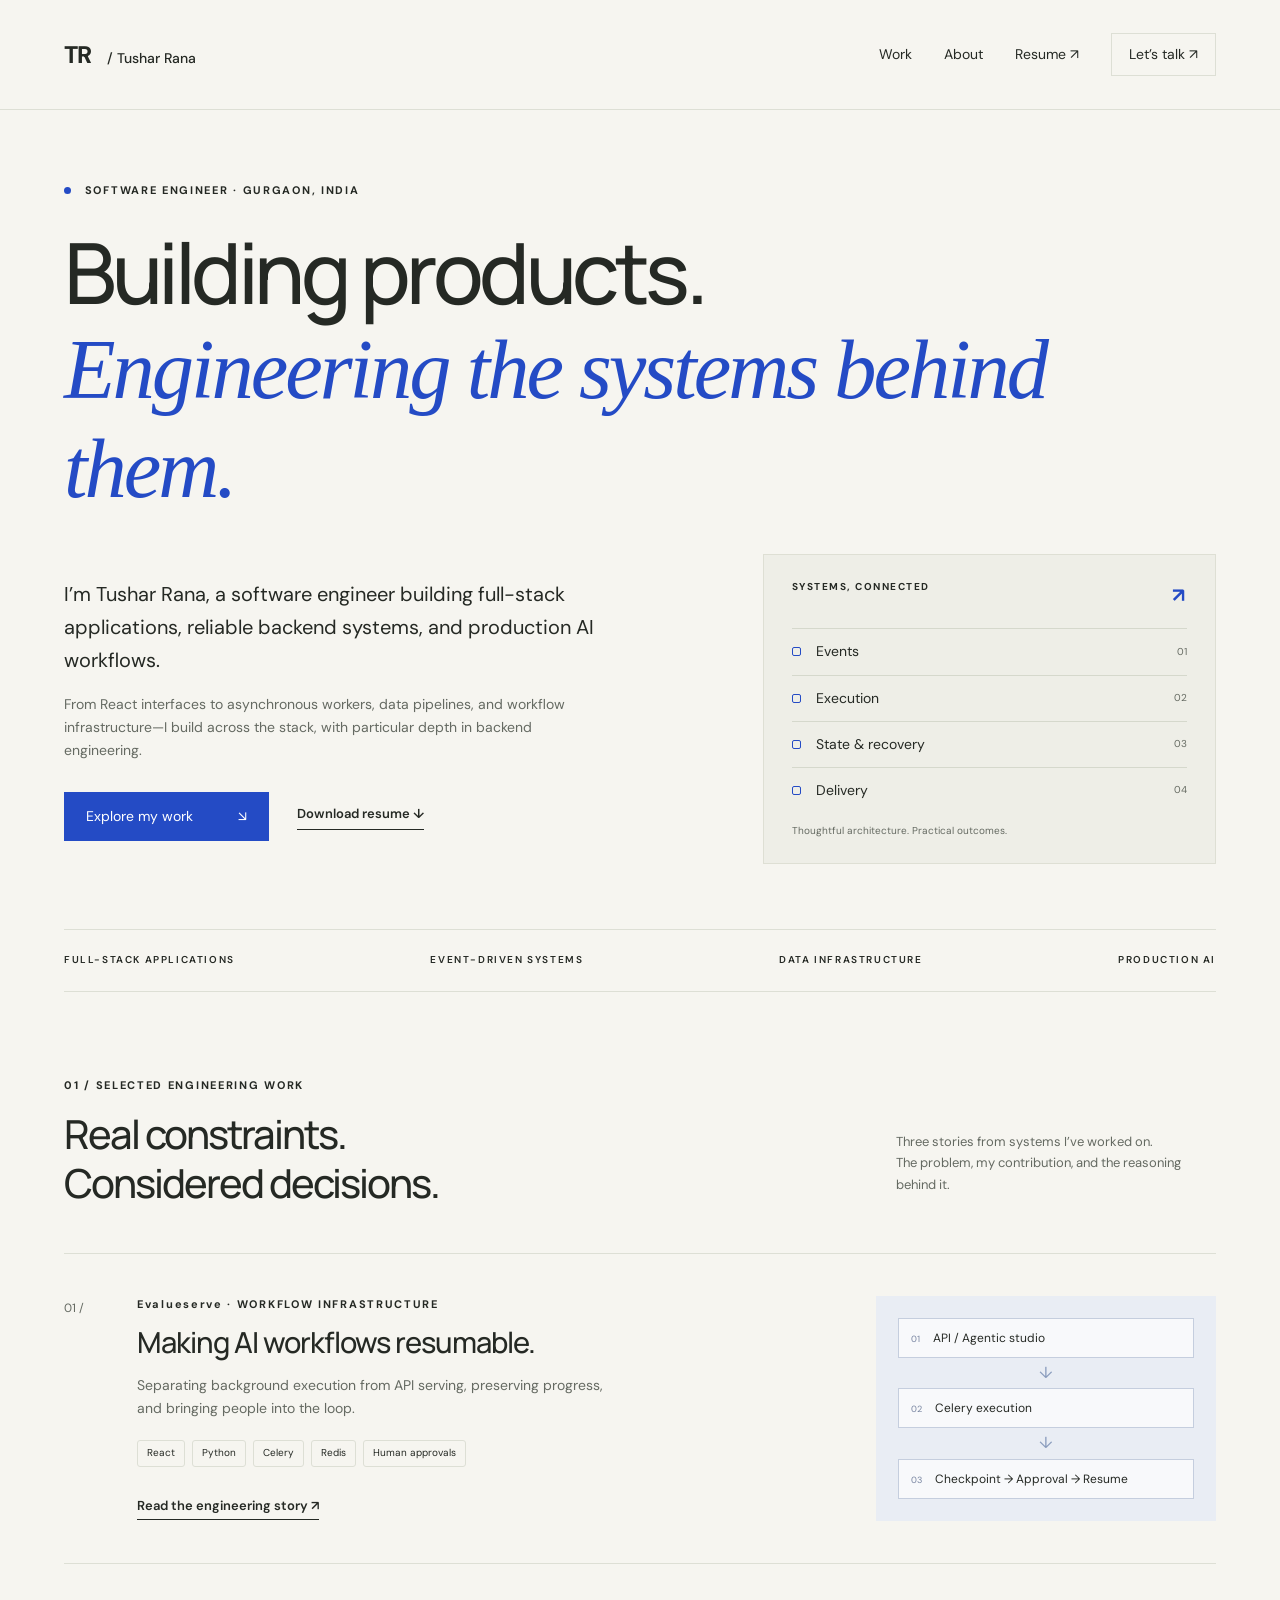
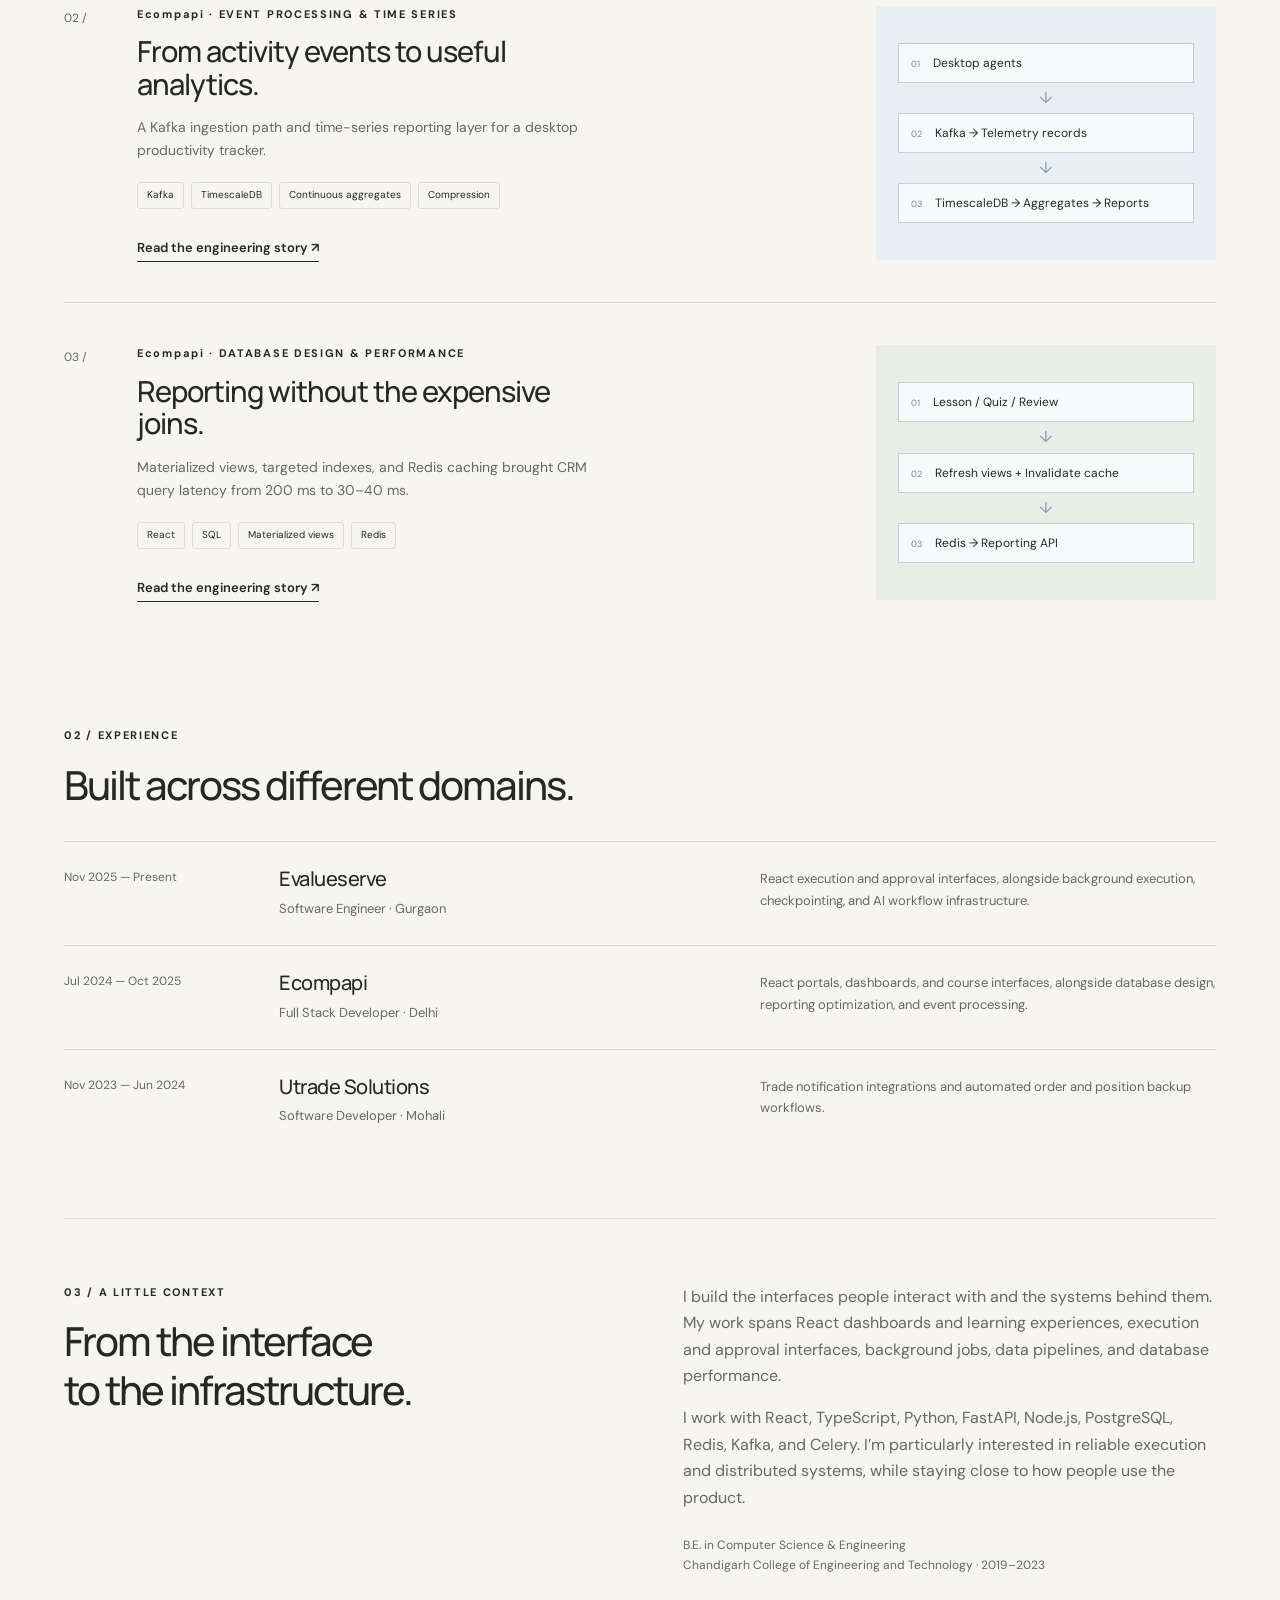
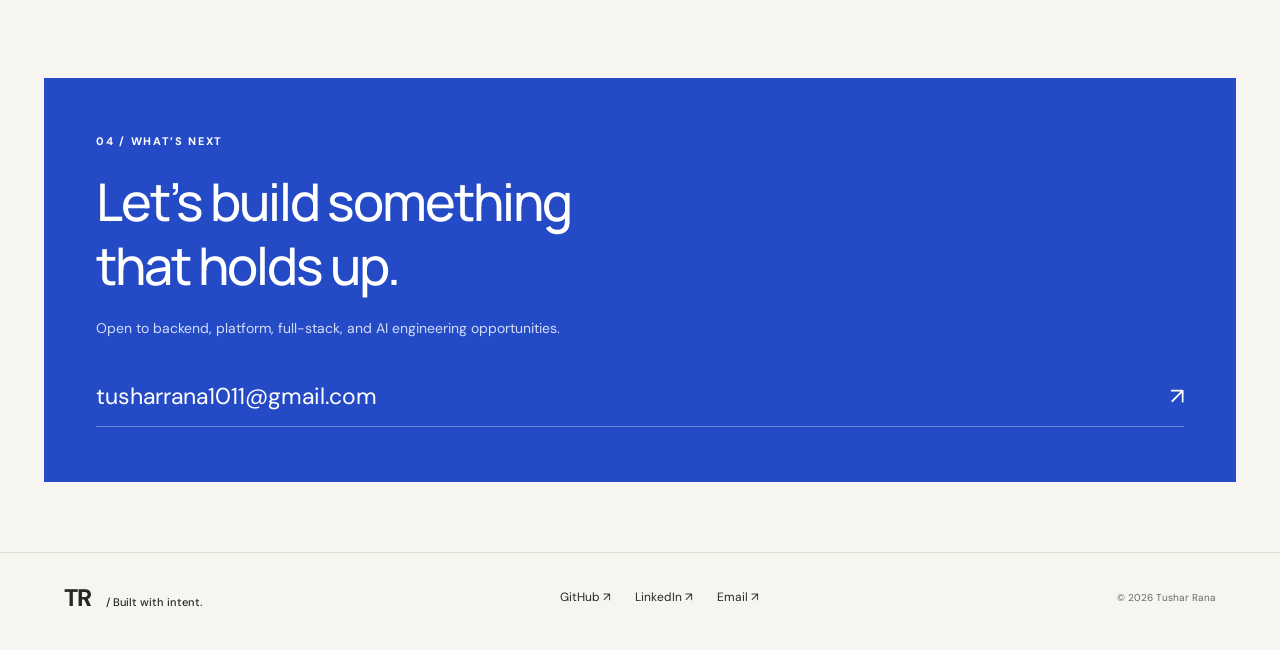
<file: index.html>
<!doctype html><html lang="en"><head><meta charset="utf-8"><meta name="viewport" content="width=device-width, initial-scale=1"><title>Tushar Rana — Software Engineer</title><meta name="description" content="Software engineer building full-stack applications, reliable backend systems, and production AI workflows."><meta name="theme-color" content="#f6f5f0"><link rel="canonical" href="https://tusharrana786.github.io/"><meta property="og:title" content="Tushar Rana — Software Engineer"><meta property="og:description" content="Software engineer building full-stack applications, reliable backend systems, and production AI workflows."><meta property="og:type" content="website"><meta property="og:url" content="https://tusharrana786.github.io/"><meta property="og:image" content="https://tusharrana786.github.io/social.svg"><link rel="icon" href="/favicon.svg" type="image/svg+xml"><link rel="stylesheet" href="/style.css"></head><body><a class="skip" href="#main">Skip to content</a><header><a class="brand" href="/">TR<span> / Tushar Rana</span></a><nav aria-label="Main navigation"><a href="#work">Work</a><a href="#about">About</a><a href="/Tushar-Rana-Resume.pdf" target="_blank" rel="noopener">Resume ↗</a><a class="nav-contact" href="mailto:tusharrana1011@gmail.com">Let’s talk ↗</a></nav></header><main id="main"><section class="hero"><div class="eyebrow"><span class="dot"></span> SOFTWARE ENGINEER · GURGAON, INDIA</div><h1>Building products.<br><em>Engineering the systems behind them.</em></h1><div class="hero-bottom"><div><p class="intro">I’m Tushar Rana, a software engineer building full-stack applications, reliable backend systems, and production AI workflows.</p><p class="sub">From React interfaces to asynchronous workers, data pipelines, and workflow infrastructure—I build across the stack, with particular depth in backend engineering.</p><div class="actions"><a class="button" href="#work">Explore my work <span>↘</span></a><a class="text-link" href="/Tushar-Rana-Resume.pdf" download>Download resume ↓</a></div></div><aside class="system-art" aria-label="Engineering focus: events, execution, state, and delivery"><div class="art-top">SYSTEMS, CONNECTED <span>↗</span></div><div class="art-line"><i></i><span>Events</span><b>01</b></div><div class="art-line"><i></i><span>Execution</span><b>02</b></div><div class="art-line"><i></i><span>State & recovery</span><b>03</b></div><div class="art-line"><i></i><span>Delivery</span><b>04</b></div><small>Thoughtful architecture. Practical outcomes.</small></aside></div></section><div class="capabilities"><span>FULL-STACK APPLICATIONS</span><span>EVENT-DRIVEN SYSTEMS</span><span>DATA INFRASTRUCTURE</span><span>PRODUCTION AI</span></div><section id="work" class="work"><div class="section-head"><div><div class="eyebrow">01 / SELECTED ENGINEERING WORK</div><h2>Real constraints.<br>Considered decisions.</h2></div><p>Three stories from systems I’ve worked on.<br>The problem, my contribution, and the reasoning behind it.</p></div><article class="project"><div class="project-number">01 /</div><div class="project-copy"><div class="eyebrow">Evalueserve · WORKFLOW INFRASTRUCTURE</div><h3><a href="/reliable-ai-workflows.html">Making AI workflows resumable.</a></h3><p>Separating background execution from API serving, preserving progress, and bringing people into the loop.</p><div class="tags"><span>React</span><span>Python</span><span>Celery</span><span>Redis</span><span>Human approvals</span></div><a class="text-link" href="/reliable-ai-workflows.html">Read the engineering story <span>↗</span></a></div><div class="flow" aria-label="Simplified system flow"><div><span>01</span>API / Agentic studio</div><b aria-hidden="true">↓</b><div><span>02</span>Celery execution</div><b aria-hidden="true">↓</b><div><span>03</span>Checkpoint → Approval → Resume</div></div></article><article class="project"><div class="project-number">02 /</div><div class="project-copy"><div class="eyebrow">Ecompapi · EVENT PROCESSING & TIME SERIES</div><h3><a href="/telemetry-and-analytics.html">From activity events to useful analytics.</a></h3><p>A Kafka ingestion path and time-series reporting layer for a desktop productivity tracker.</p><div class="tags"><span>Kafka</span><span>TimescaleDB</span><span>Continuous aggregates</span><span>Compression</span></div><a class="text-link" href="/telemetry-and-analytics.html">Read the engineering story <span>↗</span></a></div><div class="flow" aria-label="Simplified system flow"><div><span>01</span>Desktop agents</div><b aria-hidden="true">↓</b><div><span>02</span>Kafka → Telemetry records</div><b aria-hidden="true">↓</b><div><span>03</span>TimescaleDB → Aggregates → Reports</div></div></article><article class="project"><div class="project-number">03 /</div><div class="project-copy"><div class="eyebrow">Ecompapi · DATABASE DESIGN & PERFORMANCE</div><h3><a href="/database-and-reporting.html">Reporting without the expensive joins.</a></h3><p>Materialized views, targeted indexes, and Redis caching brought CRM query latency from 200 ms to 30–40 ms.</p><div class="tags"><span>React</span><span>SQL</span><span>Materialized views</span><span>Redis</span></div><a class="text-link" href="/database-and-reporting.html">Read the engineering story <span>↗</span></a></div><div class="flow" aria-label="Simplified system flow"><div><span>01</span>Lesson / Quiz / Review</div><b aria-hidden="true">↓</b><div><span>02</span>Refresh views + Invalidate cache</div><b aria-hidden="true">↓</b><div><span>03</span>Redis → Reporting API</div></div></article></section><section class="experience" id="experience"><div class="eyebrow">02 / EXPERIENCE</div><h2>Built across different domains.</h2><div class="job"><span>Nov 2025 — Present</span><div><h3>Evalueserve</h3><p>Software Engineer · Gurgaon</p></div><p>React execution and approval interfaces, alongside background execution, checkpointing, and AI workflow infrastructure.</p></div><div class="job"><span>Jul 2024 — Oct 2025</span><div><h3>Ecompapi</h3><p>Full Stack Developer · Delhi</p></div><p>React portals, dashboards, and course interfaces, alongside database design, reporting optimization, and event processing.</p></div><div class="job"><span>Nov 2023 — Jun 2024</span><div><h3>Utrade Solutions</h3><p>Software Developer · Mohali</p></div><p>Trade notification integrations and automated order and position backup workflows.</p></div></section><section class="about" id="about"><div><div class="eyebrow">03 / A LITTLE CONTEXT</div><h2>From the interface<br>to the infrastructure.</h2></div><div><p>I build the interfaces people interact with and the systems behind them. My work spans React dashboards and learning experiences, execution and approval interfaces, background jobs, data pipelines, and database performance.</p><p>I work with React, TypeScript, Python, FastAPI, Node.js, PostgreSQL, Redis, Kafka, and Celery. I’m particularly interested in reliable execution and distributed systems, while staying close to how people use the product.</p><p class="sub">B.E. in Computer Science & Engineering<br>Chandigarh College of Engineering and Technology · 2019–2023</p></div></section><section class="contact" id="contact"><div class="eyebrow">04 / WHAT’S NEXT</div><h2>Let’s build something<br>that holds up.</h2><p>Open to backend, platform, full-stack, and AI engineering opportunities.</p><a href="mailto:tusharrana1011@gmail.com">tusharrana1011@gmail.com <span>↗</span></a></section></main><footer><a class="brand" href="/">TR<span> / Built with intent.</span></a><div><a href="https://github.com/tusharrana786">GitHub ↗</a><a href="https://www.linkedin.com/in/tushar-rana-7174b2275/">LinkedIn ↗</a><a href="mailto:tusharrana1011@gmail.com">Email ↗</a></div><span>© 2026 Tushar Rana</span></footer></body></html>
</file>
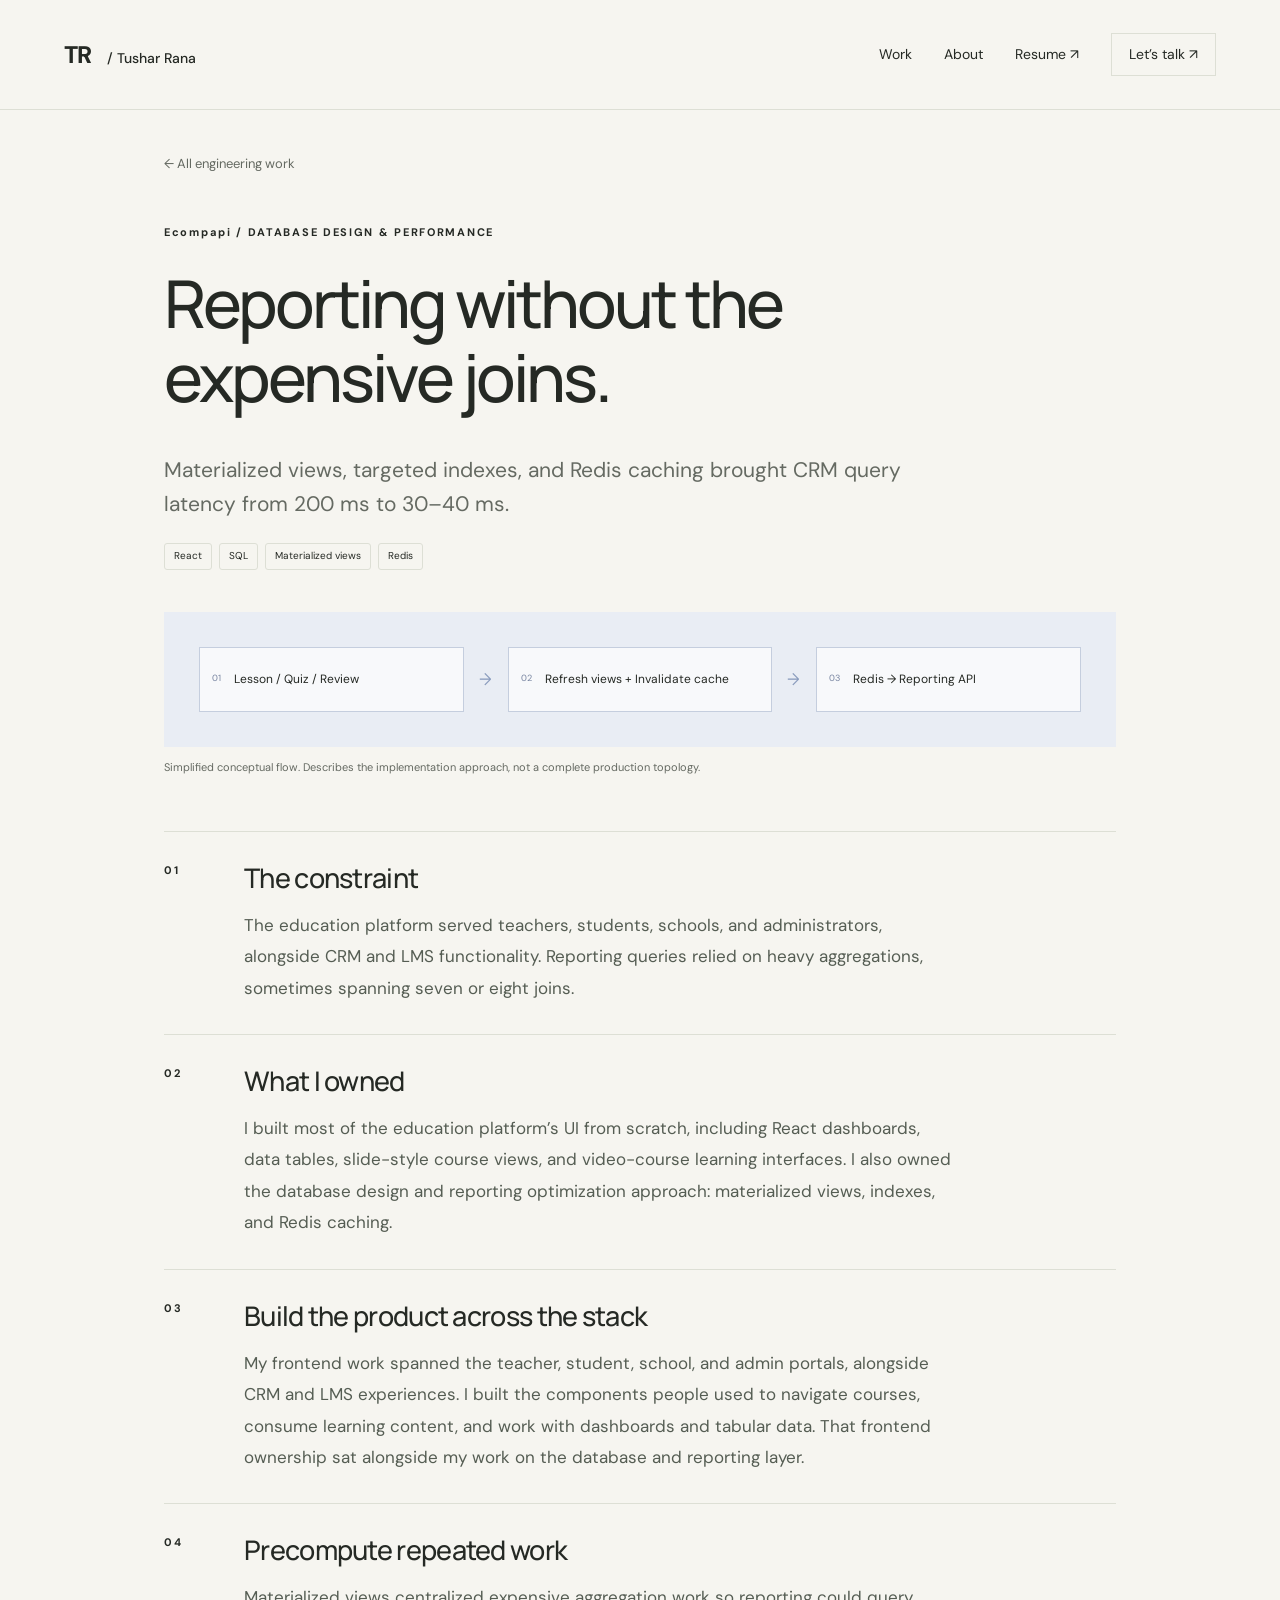
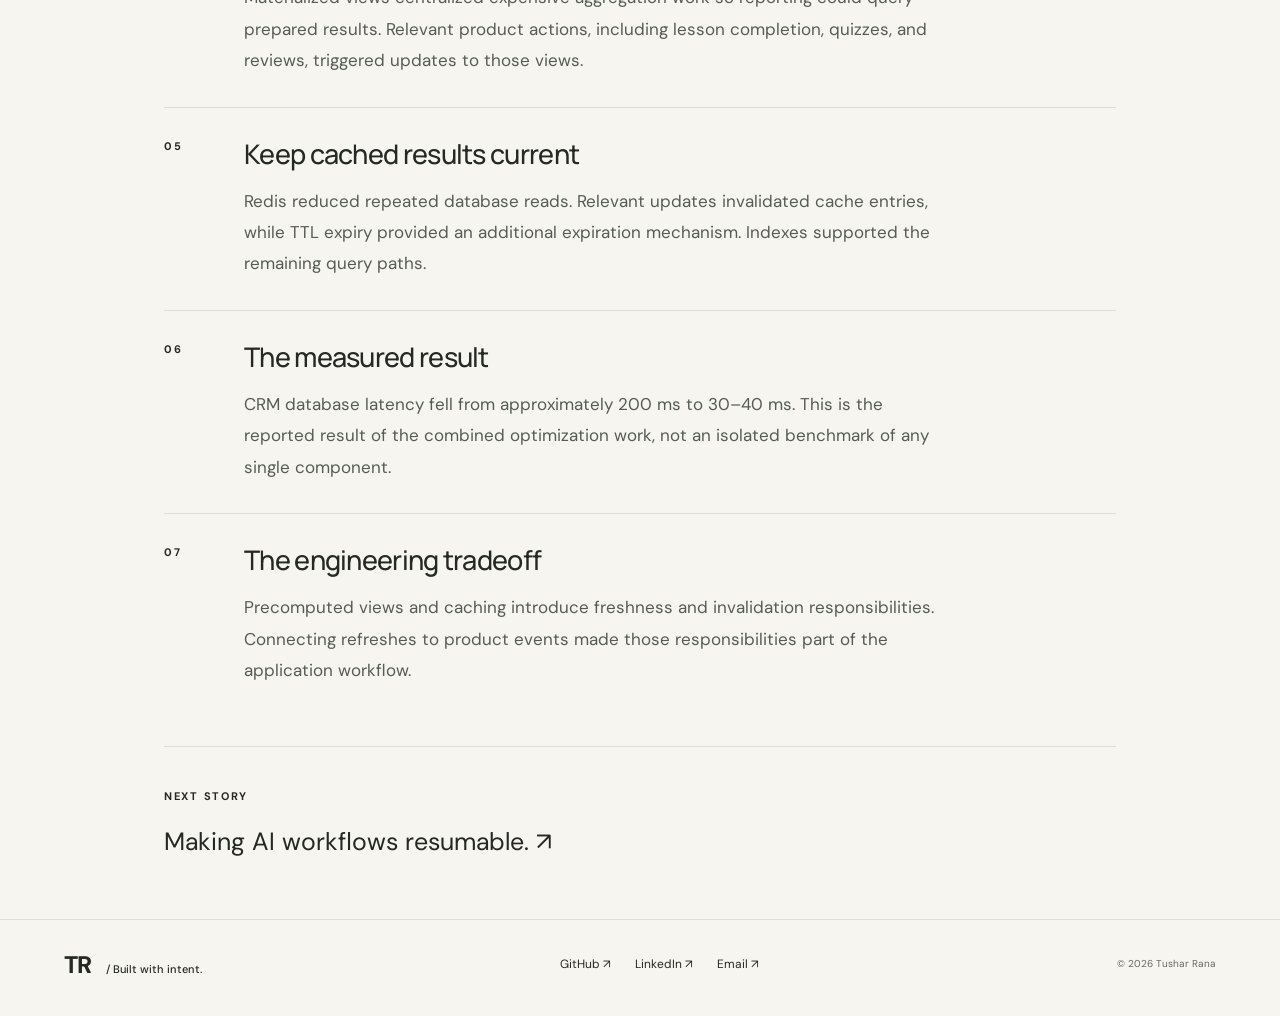
<file: database-and-reporting.html>
<!doctype html><html lang="en"><head><meta charset="utf-8"><meta name="viewport" content="width=device-width, initial-scale=1"><title>Reporting without the expensive joins. — Tushar Rana</title><meta name="description" content="Materialized views, targeted indexes, and Redis caching brought CRM query latency from 200 ms to 30–40 ms."><meta name="theme-color" content="#f6f5f0"><link rel="canonical" href="https://tusharrana786.github.io/database-and-reporting.html"><meta property="og:title" content="Reporting without the expensive joins. — Tushar Rana"><meta property="og:description" content="Materialized views, targeted indexes, and Redis caching brought CRM query latency from 200 ms to 30–40 ms."><meta property="og:type" content="website"><meta property="og:url" content="https://tusharrana786.github.io/database-and-reporting.html"><meta property="og:image" content="https://tusharrana786.github.io/social.svg"><link rel="icon" href="/favicon.svg" type="image/svg+xml"><link rel="stylesheet" href="/style.css"></head><body><a class="skip" href="#main">Skip to content</a><header><a class="brand" href="/">TR<span> / Tushar Rana</span></a><nav aria-label="Main navigation"><a href="/#work">Work</a><a href="/#about">About</a><a href="/Tushar-Rana-Resume.pdf" target="_blank" rel="noopener">Resume ↗</a><a class="nav-contact" href="mailto:tusharrana1011@gmail.com">Let’s talk ↗</a></nav></header><main id="main" class="case"><a class="back" href="/#work">← All engineering work</a><div class="eyebrow">Ecompapi / DATABASE DESIGN & PERFORMANCE</div><h1>Reporting without the expensive joins.</h1><p class="case-lead">Materialized views, targeted indexes, and Redis caching brought CRM query latency from 200 ms to 30–40 ms.</p><div class="tags"><span>React</span><span>SQL</span><span>Materialized views</span><span>Redis</span></div><div class="case-diagram"><div class="flow" aria-label="Simplified system flow"><div><span>01</span>Lesson / Quiz / Review</div><b aria-hidden="true">↓</b><div><span>02</span>Refresh views + Invalidate cache</div><b aria-hidden="true">↓</b><div><span>03</span>Redis → Reporting API</div></div><p>Simplified conceptual flow. Describes the implementation approach, not a complete production topology.</p></div><div class="case-content"><section><span class="eyebrow">01</span><div><h2>The constraint</h2><p>The education platform served teachers, students, schools, and administrators, alongside CRM and LMS functionality. Reporting queries relied on heavy aggregations, sometimes spanning seven or eight joins.</p></div></section><section><span class="eyebrow">02</span><div><h2>What I owned</h2><p>I built most of the education platform’s UI from scratch, including React dashboards, data tables, slide-style course views, and video-course learning interfaces. I also owned the database design and reporting optimization approach: materialized views, indexes, and Redis caching.</p></div></section><section><span class="eyebrow">03</span><div><h2>Build the product across the stack</h2><p>My frontend work spanned the teacher, student, school, and admin portals, alongside CRM and LMS experiences. I built the components people used to navigate courses, consume learning content, and work with dashboards and tabular data. That frontend ownership sat alongside my work on the database and reporting layer.</p></div></section><section><span class="eyebrow">04</span><div><h2>Precompute repeated work</h2><p>Materialized views centralized expensive aggregation work so reporting could query prepared results. Relevant product actions, including lesson completion, quizzes, and reviews, triggered updates to those views.</p></div></section><section><span class="eyebrow">05</span><div><h2>Keep cached results current</h2><p>Redis reduced repeated database reads. Relevant updates invalidated cache entries, while TTL expiry provided an additional expiration mechanism. Indexes supported the remaining query paths.</p></div></section><section><span class="eyebrow">06</span><div><h2>The measured result</h2><p>CRM database latency fell from approximately 200 ms to 30–40 ms. This is the reported result of the combined optimization work, not an isolated benchmark of any single component.</p></div></section><section><span class="eyebrow">07</span><div><h2>The engineering tradeoff</h2><p>Precomputed views and caching introduce freshness and invalidation responsibilities. Connecting refreshes to product events made those responsibilities part of the application workflow.</p></div></section></div><div class="next"><span class="eyebrow">NEXT STORY</span><a href="/reliable-ai-workflows.html">Making AI workflows resumable. ↗</a></div></main><footer><a class="brand" href="/">TR<span> / Built with intent.</span></a><div><a href="https://github.com/tusharrana786">GitHub ↗</a><a href="https://www.linkedin.com/in/tushar-rana-7174b2275/">LinkedIn ↗</a><a href="mailto:tusharrana1011@gmail.com">Email ↗</a></div><span>© 2026 Tushar Rana</span></footer></body></html>
</file>
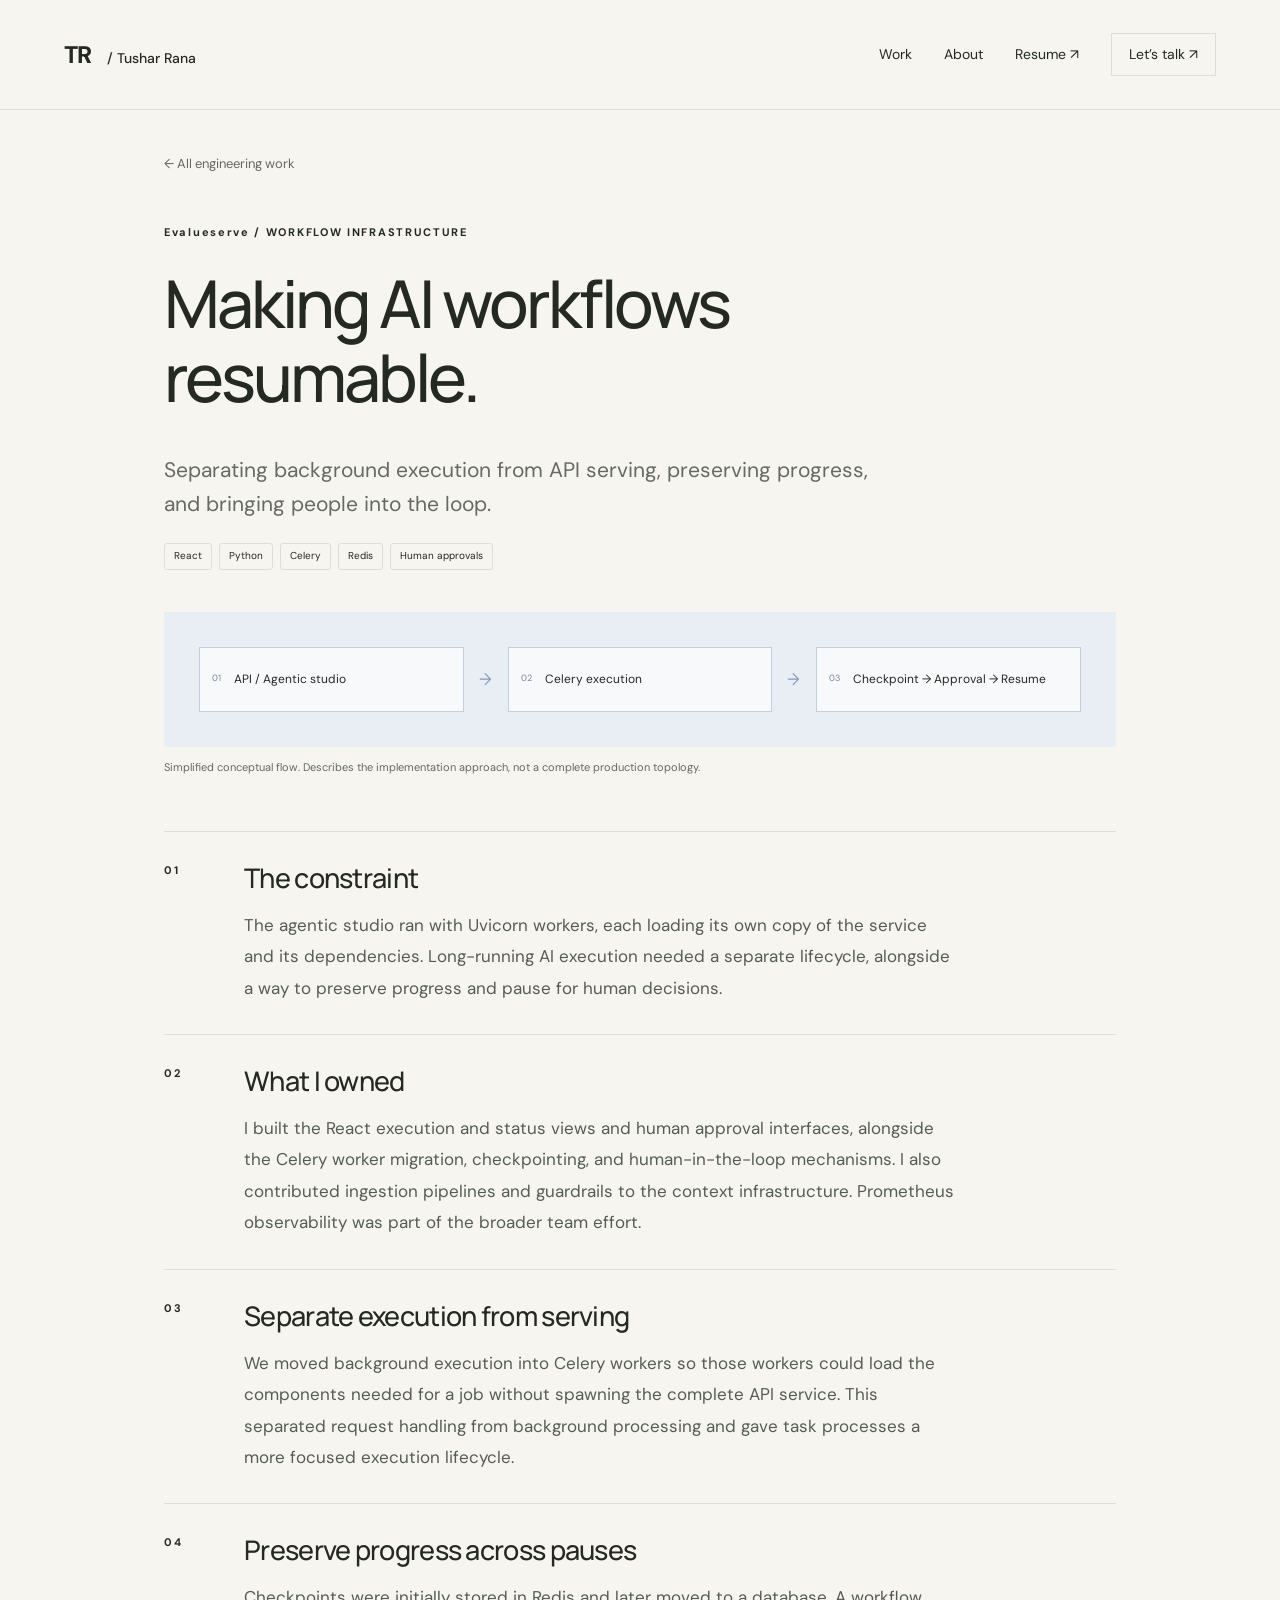
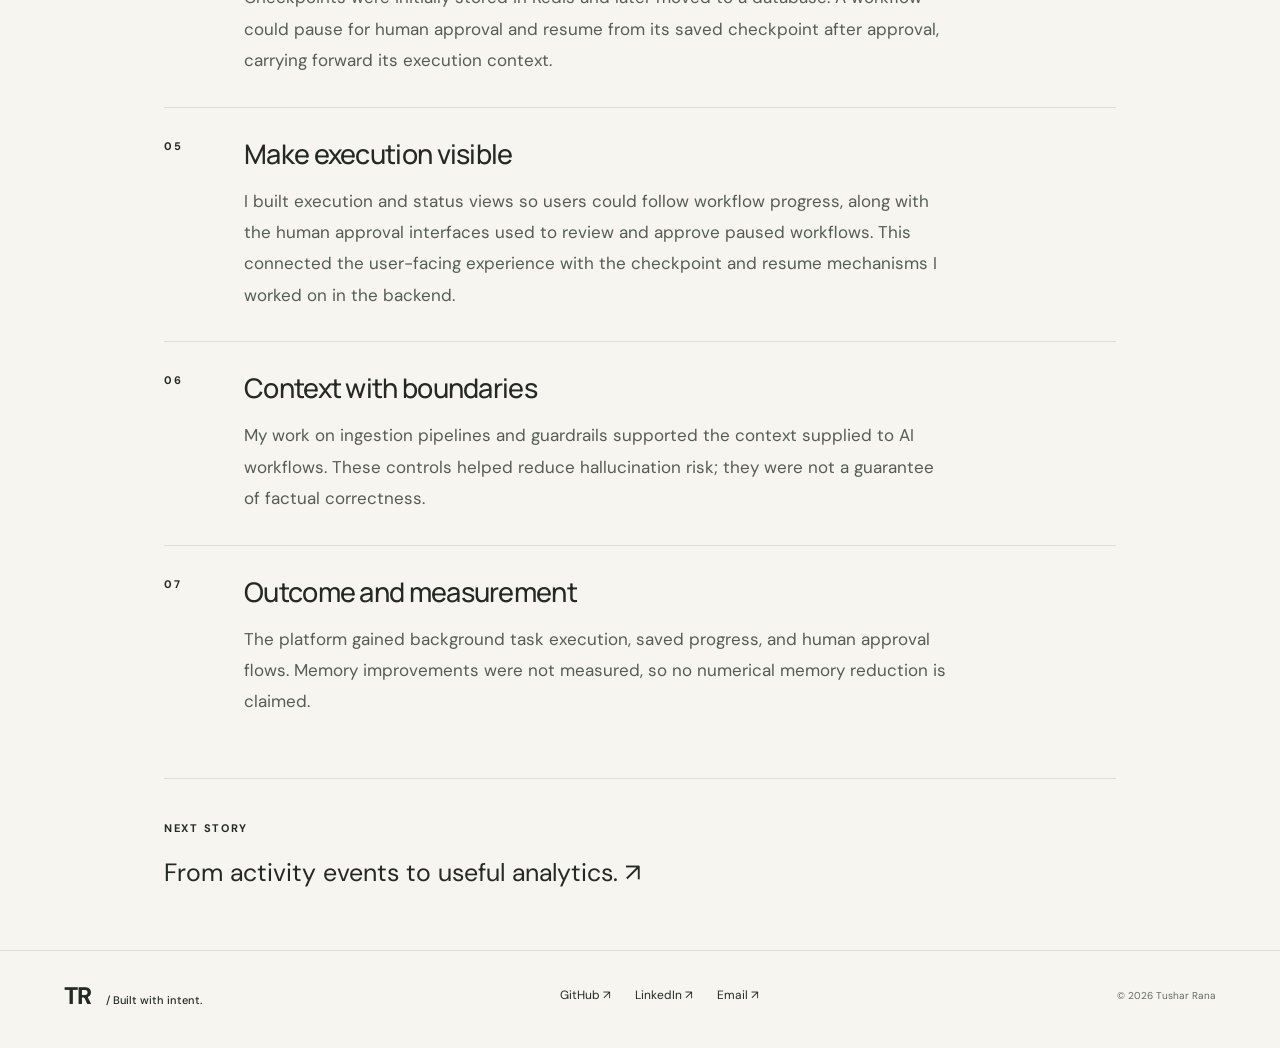
<file: reliable-ai-workflows.html>
<!doctype html><html lang="en"><head><meta charset="utf-8"><meta name="viewport" content="width=device-width, initial-scale=1"><title>Making AI workflows resumable. — Tushar Rana</title><meta name="description" content="Separating background execution from API serving, preserving progress, and bringing people into the loop."><meta name="theme-color" content="#f6f5f0"><link rel="canonical" href="https://tusharrana786.github.io/reliable-ai-workflows.html"><meta property="og:title" content="Making AI workflows resumable. — Tushar Rana"><meta property="og:description" content="Separating background execution from API serving, preserving progress, and bringing people into the loop."><meta property="og:type" content="website"><meta property="og:url" content="https://tusharrana786.github.io/reliable-ai-workflows.html"><meta property="og:image" content="https://tusharrana786.github.io/social.svg"><link rel="icon" href="/favicon.svg" type="image/svg+xml"><link rel="stylesheet" href="/style.css"></head><body><a class="skip" href="#main">Skip to content</a><header><a class="brand" href="/">TR<span> / Tushar Rana</span></a><nav aria-label="Main navigation"><a href="/#work">Work</a><a href="/#about">About</a><a href="/Tushar-Rana-Resume.pdf" target="_blank" rel="noopener">Resume ↗</a><a class="nav-contact" href="mailto:tusharrana1011@gmail.com">Let’s talk ↗</a></nav></header><main id="main" class="case"><a class="back" href="/#work">← All engineering work</a><div class="eyebrow">Evalueserve / WORKFLOW INFRASTRUCTURE</div><h1>Making AI workflows resumable.</h1><p class="case-lead">Separating background execution from API serving, preserving progress, and bringing people into the loop.</p><div class="tags"><span>React</span><span>Python</span><span>Celery</span><span>Redis</span><span>Human approvals</span></div><div class="case-diagram"><div class="flow" aria-label="Simplified system flow"><div><span>01</span>API / Agentic studio</div><b aria-hidden="true">↓</b><div><span>02</span>Celery execution</div><b aria-hidden="true">↓</b><div><span>03</span>Checkpoint → Approval → Resume</div></div><p>Simplified conceptual flow. Describes the implementation approach, not a complete production topology.</p></div><div class="case-content"><section><span class="eyebrow">01</span><div><h2>The constraint</h2><p>The agentic studio ran with Uvicorn workers, each loading its own copy of the service and its dependencies. Long-running AI execution needed a separate lifecycle, alongside a way to preserve progress and pause for human decisions.</p></div></section><section><span class="eyebrow">02</span><div><h2>What I owned</h2><p>I built the React execution and status views and human approval interfaces, alongside the Celery worker migration, checkpointing, and human-in-the-loop mechanisms. I also contributed ingestion pipelines and guardrails to the context infrastructure. Prometheus observability was part of the broader team effort.</p></div></section><section><span class="eyebrow">03</span><div><h2>Separate execution from serving</h2><p>We moved background execution into Celery workers so those workers could load the components needed for a job without spawning the complete API service. This separated request handling from background processing and gave task processes a more focused execution lifecycle.</p></div></section><section><span class="eyebrow">04</span><div><h2>Preserve progress across pauses</h2><p>Checkpoints were initially stored in Redis and later moved to a database. A workflow could pause for human approval and resume from its saved checkpoint after approval, carrying forward its execution context.</p></div></section><section><span class="eyebrow">05</span><div><h2>Make execution visible</h2><p>I built execution and status views so users could follow workflow progress, along with the human approval interfaces used to review and approve paused workflows. This connected the user-facing experience with the checkpoint and resume mechanisms I worked on in the backend.</p></div></section><section><span class="eyebrow">06</span><div><h2>Context with boundaries</h2><p>My work on ingestion pipelines and guardrails supported the context supplied to AI workflows. These controls helped reduce hallucination risk; they were not a guarantee of factual correctness.</p></div></section><section><span class="eyebrow">07</span><div><h2>Outcome and measurement</h2><p>The platform gained background task execution, saved progress, and human approval flows. Memory improvements were not measured, so no numerical memory reduction is claimed.</p></div></section></div><div class="next"><span class="eyebrow">NEXT STORY</span><a href="/telemetry-and-analytics.html">From activity events to useful analytics. ↗</a></div></main><footer><a class="brand" href="/">TR<span> / Built with intent.</span></a><div><a href="https://github.com/tusharrana786">GitHub ↗</a><a href="https://www.linkedin.com/in/tushar-rana-7174b2275/">LinkedIn ↗</a><a href="mailto:tusharrana1011@gmail.com">Email ↗</a></div><span>© 2026 Tushar Rana</span></footer></body></html>
</file>
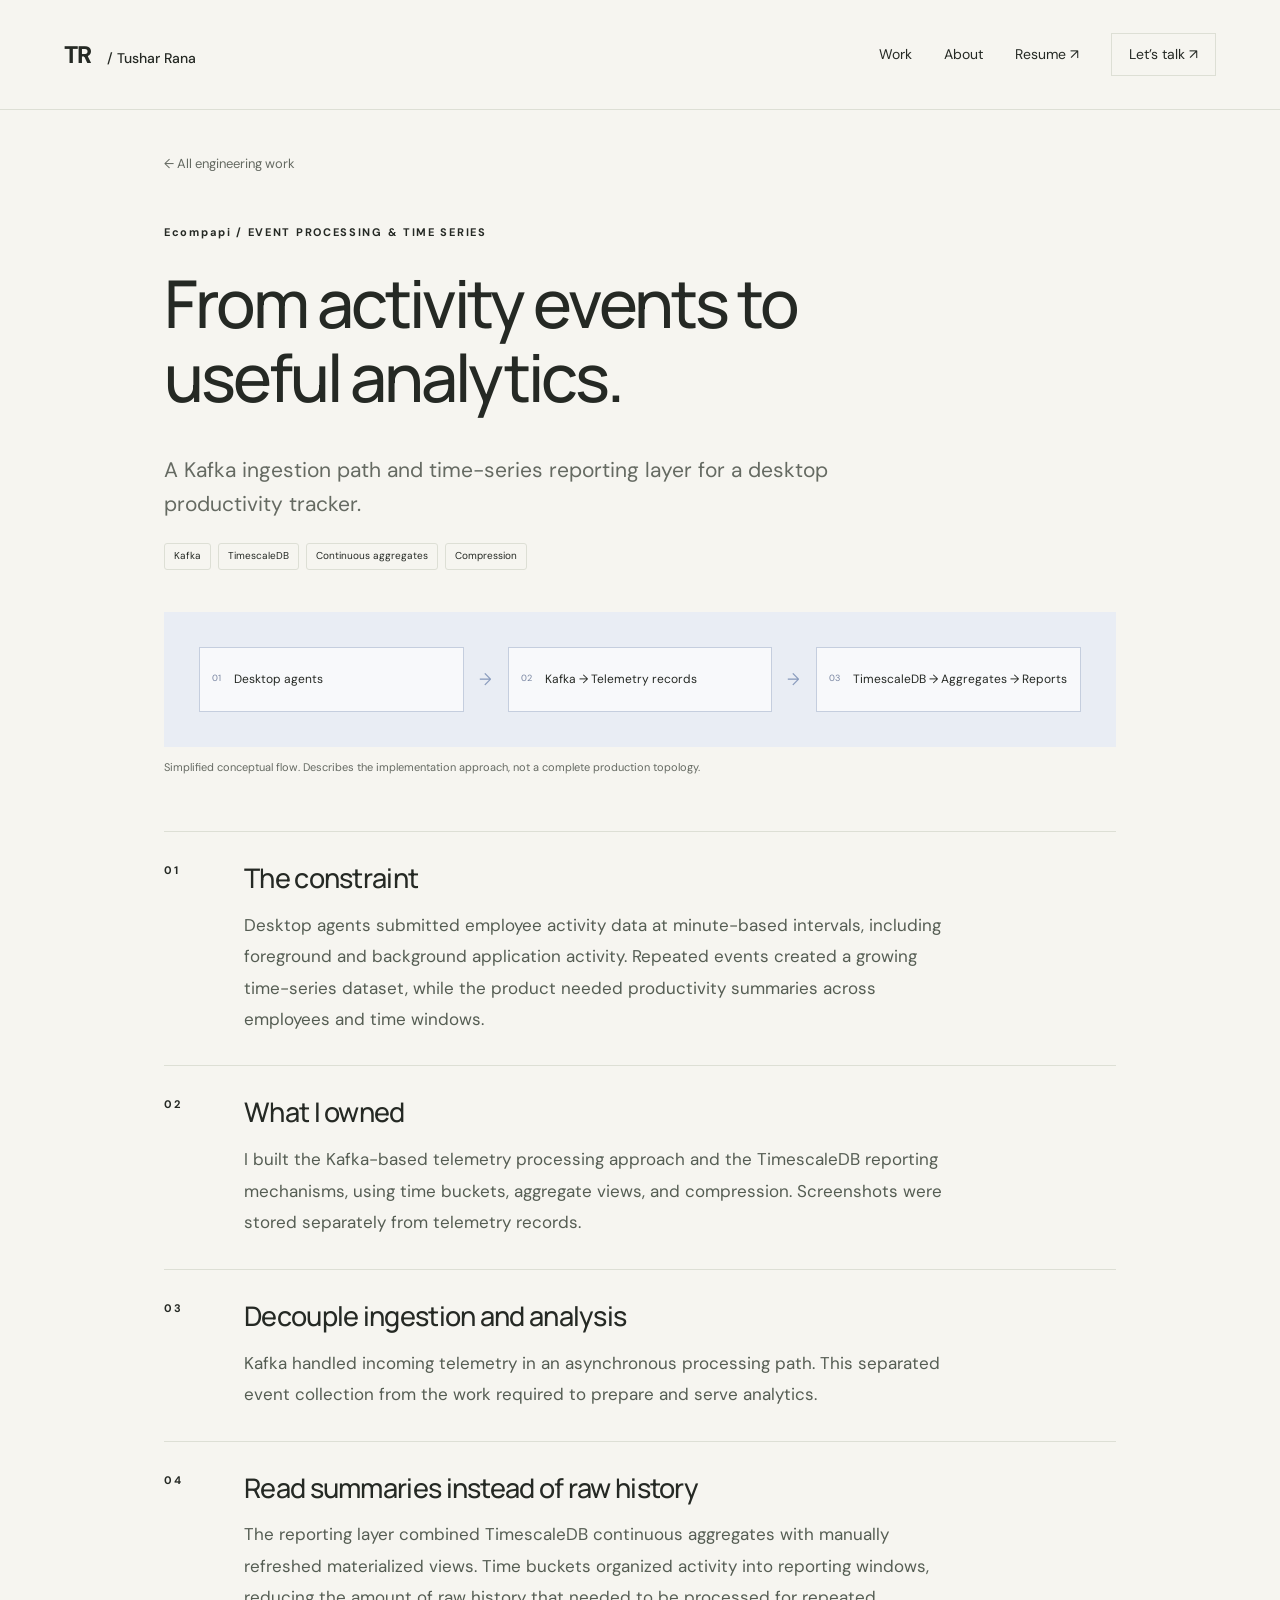
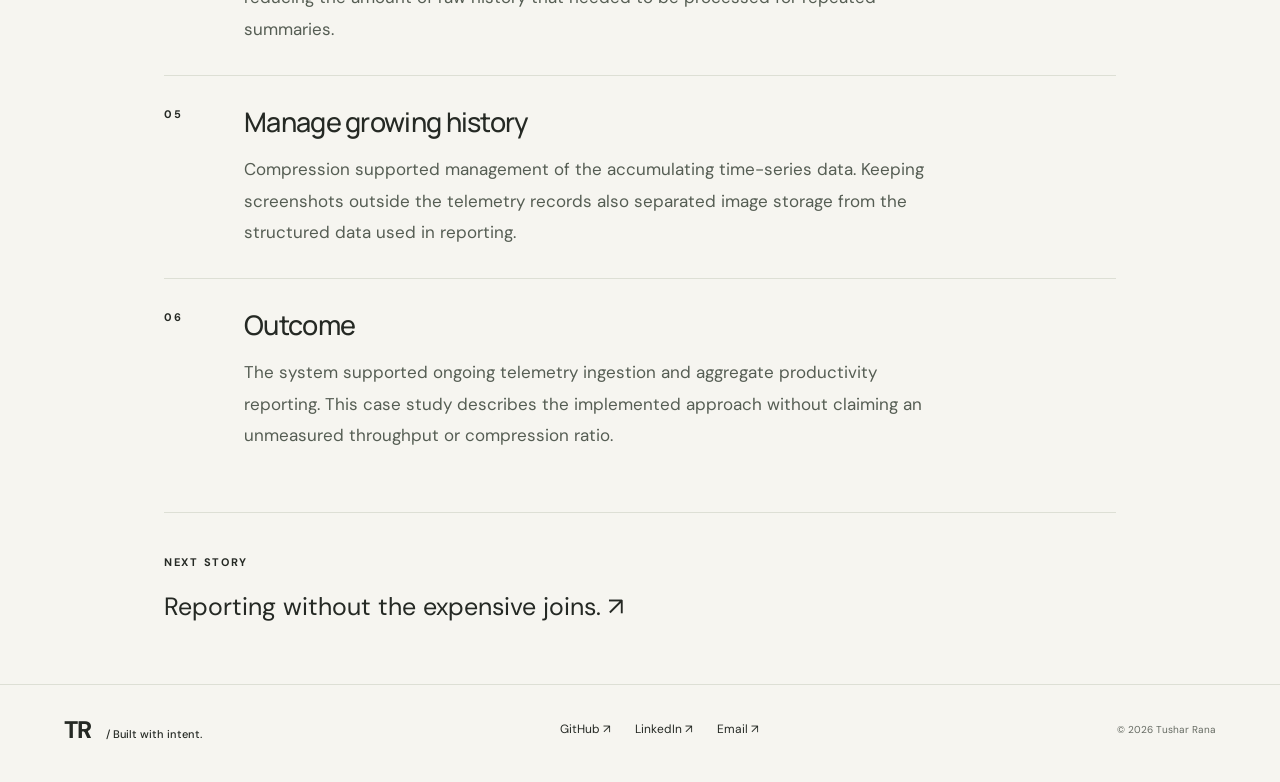
<file: telemetry-and-analytics.html>
<!doctype html><html lang="en"><head><meta charset="utf-8"><meta name="viewport" content="width=device-width, initial-scale=1"><title>From activity events to useful analytics. — Tushar Rana</title><meta name="description" content="A Kafka ingestion path and time-series reporting layer for a desktop productivity tracker."><meta name="theme-color" content="#f6f5f0"><link rel="canonical" href="https://tusharrana786.github.io/telemetry-and-analytics.html"><meta property="og:title" content="From activity events to useful analytics. — Tushar Rana"><meta property="og:description" content="A Kafka ingestion path and time-series reporting layer for a desktop productivity tracker."><meta property="og:type" content="website"><meta property="og:url" content="https://tusharrana786.github.io/telemetry-and-analytics.html"><meta property="og:image" content="https://tusharrana786.github.io/social.svg"><link rel="icon" href="/favicon.svg" type="image/svg+xml"><link rel="stylesheet" href="/style.css"></head><body><a class="skip" href="#main">Skip to content</a><header><a class="brand" href="/">TR<span> / Tushar Rana</span></a><nav aria-label="Main navigation"><a href="/#work">Work</a><a href="/#about">About</a><a href="/Tushar-Rana-Resume.pdf" target="_blank" rel="noopener">Resume ↗</a><a class="nav-contact" href="mailto:tusharrana1011@gmail.com">Let’s talk ↗</a></nav></header><main id="main" class="case"><a class="back" href="/#work">← All engineering work</a><div class="eyebrow">Ecompapi / EVENT PROCESSING & TIME SERIES</div><h1>From activity events to useful analytics.</h1><p class="case-lead">A Kafka ingestion path and time-series reporting layer for a desktop productivity tracker.</p><div class="tags"><span>Kafka</span><span>TimescaleDB</span><span>Continuous aggregates</span><span>Compression</span></div><div class="case-diagram"><div class="flow" aria-label="Simplified system flow"><div><span>01</span>Desktop agents</div><b aria-hidden="true">↓</b><div><span>02</span>Kafka → Telemetry records</div><b aria-hidden="true">↓</b><div><span>03</span>TimescaleDB → Aggregates → Reports</div></div><p>Simplified conceptual flow. Describes the implementation approach, not a complete production topology.</p></div><div class="case-content"><section><span class="eyebrow">01</span><div><h2>The constraint</h2><p>Desktop agents submitted employee activity data at minute-based intervals, including foreground and background application activity. Repeated events created a growing time-series dataset, while the product needed productivity summaries across employees and time windows.</p></div></section><section><span class="eyebrow">02</span><div><h2>What I owned</h2><p>I built the Kafka-based telemetry processing approach and the TimescaleDB reporting mechanisms, using time buckets, aggregate views, and compression. Screenshots were stored separately from telemetry records.</p></div></section><section><span class="eyebrow">03</span><div><h2>Decouple ingestion and analysis</h2><p>Kafka handled incoming telemetry in an asynchronous processing path. This separated event collection from the work required to prepare and serve analytics.</p></div></section><section><span class="eyebrow">04</span><div><h2>Read summaries instead of raw history</h2><p>The reporting layer combined TimescaleDB continuous aggregates with manually refreshed materialized views. Time buckets organized activity into reporting windows, reducing the amount of raw history that needed to be processed for repeated summaries.</p></div></section><section><span class="eyebrow">05</span><div><h2>Manage growing history</h2><p>Compression supported management of the accumulating time-series data. Keeping screenshots outside the telemetry records also separated image storage from the structured data used in reporting.</p></div></section><section><span class="eyebrow">06</span><div><h2>Outcome</h2><p>The system supported ongoing telemetry ingestion and aggregate productivity reporting. This case study describes the implemented approach without claiming an unmeasured throughput or compression ratio.</p></div></section></div><div class="next"><span class="eyebrow">NEXT STORY</span><a href="/database-and-reporting.html">Reporting without the expensive joins. ↗</a></div></main><footer><a class="brand" href="/">TR<span> / Built with intent.</span></a><div><a href="https://github.com/tusharrana786">GitHub ↗</a><a href="https://www.linkedin.com/in/tushar-rana-7174b2275/">LinkedIn ↗</a><a href="mailto:tusharrana1011@gmail.com">Email ↗</a></div><span>© 2026 Tushar Rana</span></footer></body></html>
</file>
<file: style.css>
@import url('https://fonts.googleapis.com/css2?family=DM+Sans:wght@400;450;500;600;700&family=Manrope:wght@400;500;600;650;700;800&display=swap');
:root{--paper:#f6f5f0;--ink:#252924;--muted:#656a62;--blue:#244bc5;--line:#dddfd5}*{box-sizing:border-box}html{scroll-behavior:smooth;scroll-padding-top:30px}body{margin:0;background:var(--paper);color:var(--ink);font-family:'DM Sans',Arial,sans-serif;font-size:16px;line-height:1.65}a{color:inherit;text-decoration:none}a:hover{color:var(--blue)}a:focus-visible{outline:3px solid var(--blue);outline-offset:6px}header,main,footer{max-width:1320px;margin:auto;padding-left:64px;padding-right:64px}header{height:110px;display:flex;justify-content:space-between;align-items:center;border-bottom:1px solid var(--line)}.brand{font-weight:800;font-size:24px;letter-spacing:-1px}.brand span{font-size:14px;font-weight:500;letter-spacing:0;margin-left:12px}nav{display:flex;align-items:center;gap:32px;font-size:14px}.nav-contact{border:1px solid var(--line);padding:9px 17px}.eyebrow{font-size:11px;letter-spacing:1.7px;font-weight:700;line-height:1.6}.dot{display:inline-block;width:7px;height:7px;background:var(--blue);border-radius:50%;margin-right:9px}.hero{padding:72px 0 65px}h1,h2,h3{font-family:Manrope,Arial,sans-serif;font-weight:500;letter-spacing:-2px;line-height:1.12;margin:0}h1{font-size:clamp(52px,6.6vw,88px);margin:25px 0 38px;letter-spacing:-4.5px}h1 em{font-family:Georgia,serif;font-weight:400;color:var(--blue);letter-spacing:-3px}.hero-bottom{display:grid;grid-template-columns:1.3fr 1fr;gap:110px;align-items:center}.intro{max-width:590px;font-size:20px;line-height:1.65;margin:0 0 16px}.sub{color:var(--muted);font-size:14px;max-width:530px}.actions{display:flex;align-items:center;gap:28px;margin-top:30px}.button{background:var(--blue);color:white;padding:13px 22px;font-size:14px;display:inline-flex;gap:45px;align-items:center}.button:hover{background:#17369c;color:white}.text-link{font-size:13px;font-weight:600;border-bottom:1px solid var(--ink);padding-bottom:5px}.system-art{background:#eeeee7;padding:24px 28px;border:1px solid #dedfd4;position:relative}.art-top{font-size:10px;font-weight:700;letter-spacing:1.5px;display:flex;justify-content:space-between;margin-bottom:16px}.art-top span{font-size:20px;color:var(--blue)}.art-line{display:flex;align-items:center;gap:15px;border-top:1px solid #d5d8cc;padding:11px 0;font-size:14px}.art-line i{width:9px;height:9px;border:1px solid var(--blue);border-radius:2px}.art-line b{margin-left:auto;font-size:10px;color:var(--muted);font-weight:400}.system-art small{font-size:10px;color:var(--muted);display:block;margin-top:10px}.capabilities{display:flex;justify-content:space-between;gap:15px;font-size:10px;font-weight:600;letter-spacing:1.6px;padding:22px 0;border-top:1px solid var(--line);border-bottom:1px solid var(--line)}section[id]{scroll-margin-top:32px}.work,.experience{padding-top:85px}.section-head{display:flex;justify-content:space-between;gap:30px;align-items:end;margin-bottom:45px}h2{font-size:40px;line-height:1.22;margin-top:16px}.section-head>p{font-size:13px;color:var(--muted);max-width:320px}.project{border-top:1px solid var(--line);display:grid;grid-template-columns:45px 1fr 340px;gap:28px;padding:42px 0}.project-number{font-size:12px;color:var(--muted);padding-top:3px}.project h3{font-size:29px;letter-spacing:-1px;max-width:460px;margin:12px 0 16px}.project-copy>p{font-size:14px;max-width:470px;color:var(--muted);margin-bottom:20px}.tags{display:flex;gap:7px;flex-wrap:wrap;margin:16px 0 25px}.tags span{font-size:10px;border:1px solid var(--line);padding:4px 9px;border-radius:3px}.flow{background:#e9edf4;padding:22px;display:flex;flex-direction:column;align-items:center;justify-content:center}.flow>div{border:1px solid #c5cede;background:#f8f9fb;width:100%;padding:10px 12px;font-size:12px;line-height:1.5}.flow span{color:#7784a0;font-size:9px;margin-right:13px}.flow b{color:#8a9cbd;font-weight:400;line-height:1.9}.project:nth-of-type(3) .flow{background:#e9ede5}.project:nth-of-type(4) .flow{background:#edeae3}.experience h2{margin-bottom:32px}.job{padding:26px 0;border-top:1px solid var(--line);display:grid;grid-template-columns:190px 1fr 1fr;gap:25px}.job>span{font-size:12px;color:var(--muted)}.job h3{font-size:20px;letter-spacing:-.5px}.job p{font-size:13px;color:var(--muted);margin:7px 0 0}.job>p{margin:0}.about{border-top:1px solid var(--line);margin-top:65px;padding:65px 0;display:grid;grid-template-columns:1fr 1fr;gap:85px}.about p{margin-top:0;font-size:16px;color:var(--muted)}.about .sub{font-size:12px;margin-top:25px}.contact{background:var(--blue);color:white;margin:25px -20px 70px;padding:55px 52px}.contact h2{font-size:52px;margin:20px 0}.contact p{font-size:14px;color:#d3dcfa}.contact>a{display:flex;justify-content:space-between;font-size:23px;border-bottom:1px solid #7089da;padding:18px 0 10px;margin-top:20px;gap:12px}.contact>a:hover{color:#dae3ff}footer{border-top:1px solid var(--line);display:flex;justify-content:space-between;align-items:center;gap:25px;padding-top:25px;padding-bottom:32px}footer .brand span{font-size:11px}footer>div{display:flex;gap:24px;font-size:12px}footer>span{font-size:10px;color:var(--muted)}.skip{position:fixed;left:12px;top:-100px;background:white;z-index:5;padding:12px}.skip:focus{top:12px}.case{max-width:1080px;padding-top:40px;padding-bottom:60px}.back{display:inline-block;font-size:13px;color:var(--muted);margin-bottom:50px}.case h1{font-size:66px;max-width:800px;letter-spacing:-3px}.case-lead{font-size:21px;max-width:740px;color:var(--muted)}.case-diagram{margin:42px 0 55px}.case-diagram .flow{flex-direction:row;gap:15px;padding:35px}.case-diagram .flow>div{width:auto;flex:1;min-height:65px;display:flex;align-items:center}.case-diagram .flow>b{transform:rotate(-90deg)}.case-diagram>p{font-size:11px;color:var(--muted)}.case-content section{display:grid;grid-template-columns:60px 1fr;gap:20px;border-top:1px solid var(--line);padding:30px 0}.case-content h2{font-size:27px;letter-spacing:-.7px;margin:0 0 15px}.case-content p{font-size:17px;color:#555d53;max-width:710px;margin:0;line-height:1.85}.next{padding:35px 0 0;border-top:1px solid var(--line);margin-top:30px}.next a{display:block;font-size:25px;margin-top:15px;line-height:1.4}@media(min-width:1500px){.hero{padding-top:85px}}@media(max-width:1000px){header,main,footer{padding-left:32px;padding-right:32px}.hero-bottom{gap:40px}.project{grid-template-columns:25px 1fr 260px;gap:18px}.job{grid-template-columns:150px 1fr 1fr}.about{gap:35px}.brand span{margin-left:6px}nav{gap:20px}}@media(max-width:700px){header,main,footer{padding-left:22px;padding-right:22px}header{height:85px}.brand{font-size:21px}.brand span{display:none}nav{gap:16px;font-size:12px}.nav-contact{display:none}.hero{padding:45px 0 38px}h1{font-size:53px;letter-spacing:-2.8px;margin:24px 0 28px}h1 em{letter-spacing:-2px}.hero-bottom{grid-template-columns:1fr;gap:35px}.intro{font-size:18px}.system-art{padding:20px 24px}.actions{gap:20px}.button{gap:20px}.text-link{font-size:12px}.capabilities{display:grid;grid-template-columns:1fr 1fr;font-size:9px;gap:15px}.work,.experience{padding-top:50px}h2{font-size:32px;letter-spacing:-1.3px}.section-head{display:block;margin-bottom:28px}.section-head>p{margin-top:20px}.project{grid-template-columns:20px 1fr;padding:30px 0;gap:15px}.project .flow{grid-column:2;margin-top:6px}.project h3{font-size:27px}.eyebrow{font-size:10px;letter-spacing:1.2px}.job{grid-template-columns:1fr;gap:10px}.job>p{max-width:450px}.about{grid-template-columns:1fr;gap:25px;margin-top:35px;padding:40px 0}.contact{margin:10px 0 45px;padding:30px 24px}.contact h2{font-size:37px}.contact>a{font-size:15px;overflow-wrap:anywhere}footer{flex-wrap:wrap;gap:20px}footer>div{gap:18px}.case{padding-top:28px}.back{margin-bottom:35px}.case h1{font-size:45px;letter-spacing:-2px}.case-lead{font-size:18px}.case-diagram .flow{flex-direction:column;padding:22px;gap:4px}.case-diagram .flow>div{width:100%;min-height:50px}.case-diagram .flow>b{transform:none}.case-content section{grid-template-columns:25px 1fr;gap:12px}.case-content h2{font-size:24px}.case-content p{font-size:16px}}@media(prefers-reduced-motion:reduce){html{scroll-behavior:auto}}
</file>
